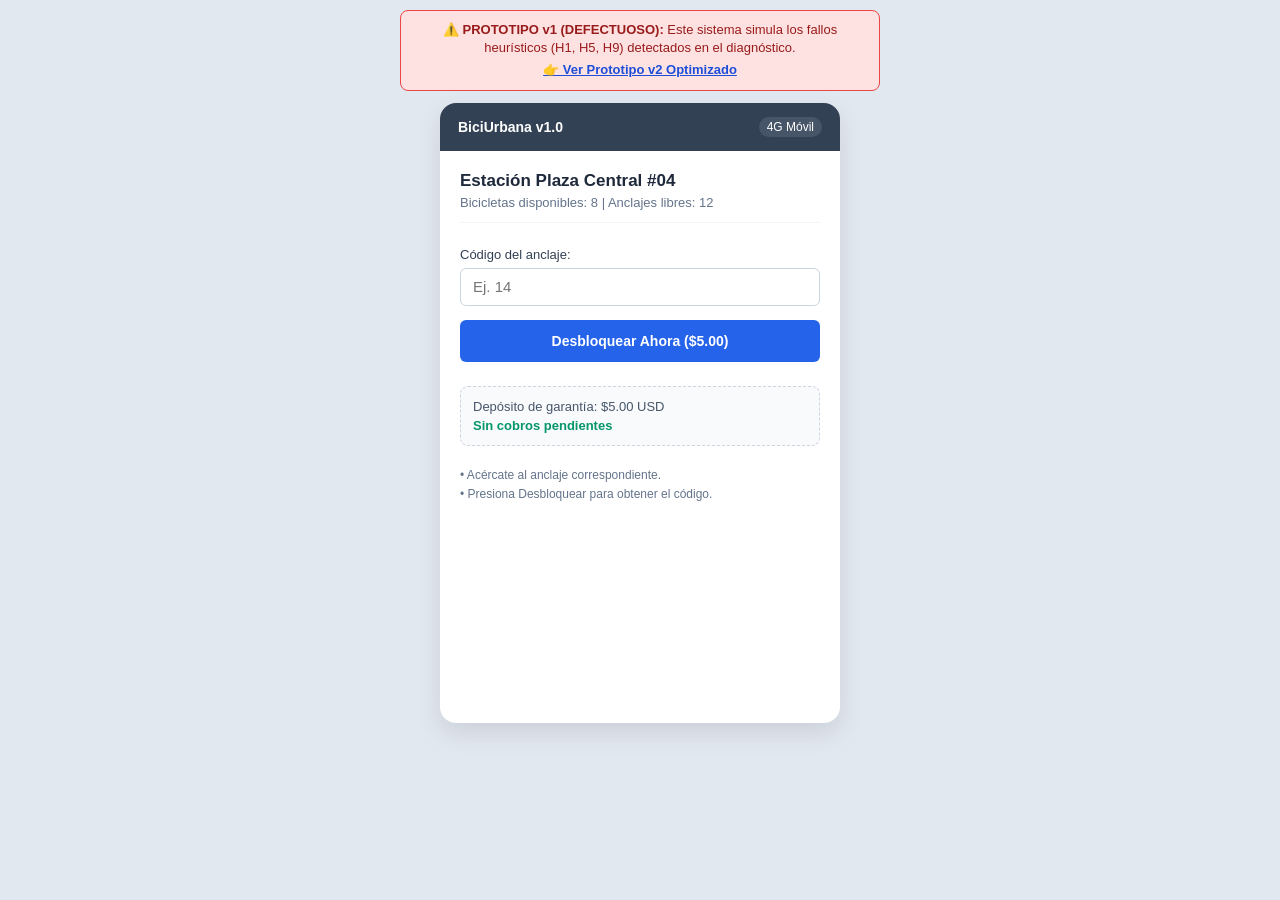
<file: prototipo/v1/index.html>
<!DOCTYPE html>
<html lang="es">
<head>
  <meta charset="UTF-8">
  <meta name="viewport" content="width=device-width, initial-scale=1.0">
  <title>BiciUrbana Express - v1 (Sistema Inicial con Fallo)</title>
  <link rel="stylesheet" href="styles.css">
</head>
<body>

  <!-- Alerta de advertencia del prototipo v1 -->
  <div class="warning-banner">
    ⚠️ <strong>PROTOTIPO v1 (DEFECTUOSO):</strong> Este sistema simula los fallos heurísticos (H1, H5, H9) detectados en el diagnóstico.
    <a href="../v2/index.html" class="switch-link">👉 Ver Prototipo v2 Optimizado</a>
  </div>

  <div class="mobile-container" id="appRoot">
    
    <!-- Encabezado superior problemático (difícil de alcanzar con una mano) -->
    <header class="header">
      <div class="brand">BiciUrbana v1.0</div>
      <div class="net-status">4G Móvil</div>
    </header>

    <main class="content">
      <div class="station-info">
        <h3>Estación Plaza Central #04</h3>
        <p>Bicicletas disponibles: 8 | Anclajes libres: 12</p>
      </div>

      <!-- Formulario inicial sin accesibilidad adecuada -->
      <form id="unlockForm" class="unlock-form" onsubmit="event.preventDefault();">
        <div class="form-group">
          <label for="dockNumber">Código del anclaje:</label>
          <input type="text" id="dockNumber" placeholder="Ej. 14">
        </div>

        <div class="buttons-top">
          <!-- Botón primario en la zona superior (lejos del pulgar) -->
          <button type="button" id="btnUnlock" class="btn-unlock">Desbloquear Ahora ($5.00)</button>
        </div>
      </form>

      <!-- Estado de cobro y saldo no transparente -->
      <div class="balance-card">
        <span>Depósito de garantía: $5.00 USD</span>
        <span id="txStatus" class="tx-status">Sin cobros pendientes</span>
      </div>

      <div class="instructions">
        <p>• Acércate al anclaje correspondiente.</p>
        <p>• Presiona Desbloquear para obtener el código.</p>
      </div>
    </main>

    <!-- Pantalla Blanca de Error Fatal (Simulación de H1 y H9) -->
    <div id="whiteScreenOverlay" class="white-screen-overlay" style="display: none;">
      <div id="whiteScreenContent" class="white-screen-content">
        <!-- Inicialmente congelado en blanco total -->
      </div>
    </div>

    <!-- Modal de error tardío con cobro duplicado y datos borrados -->
    <div id="errorModal" class="modal-backdrop" style="display: none;">
      <div class="modal-card">
        <div class="modal-header text-danger">❌ Error 504 Gateway Timeout</div>
        <div class="modal-body">
          <p>Se perdió la conexión con el servidor de la estación.</p>
          <div class="charge-alert">
            <strong>AVISO FINANCIERO:</strong> Se ha debitado <strong>$5.00 USD</strong> de tu tarjeta asociada (Transacción #TX-89211), pero el anclaje físico <u>no fue liberado</u>.
          </div>
          <p class="text-muted">El formulario ha sido restablecido. Por favor vuelve a comenzar.</p>
        </div>
        <div class="modal-footer">
          <button type="button" id="btnCloseError" class="btn-secondary">Aceptar y volver</button>
        </div>
      </div>
    </div>

  </div>

  <script src="app.js"></script>
</body>
</html>
</file>
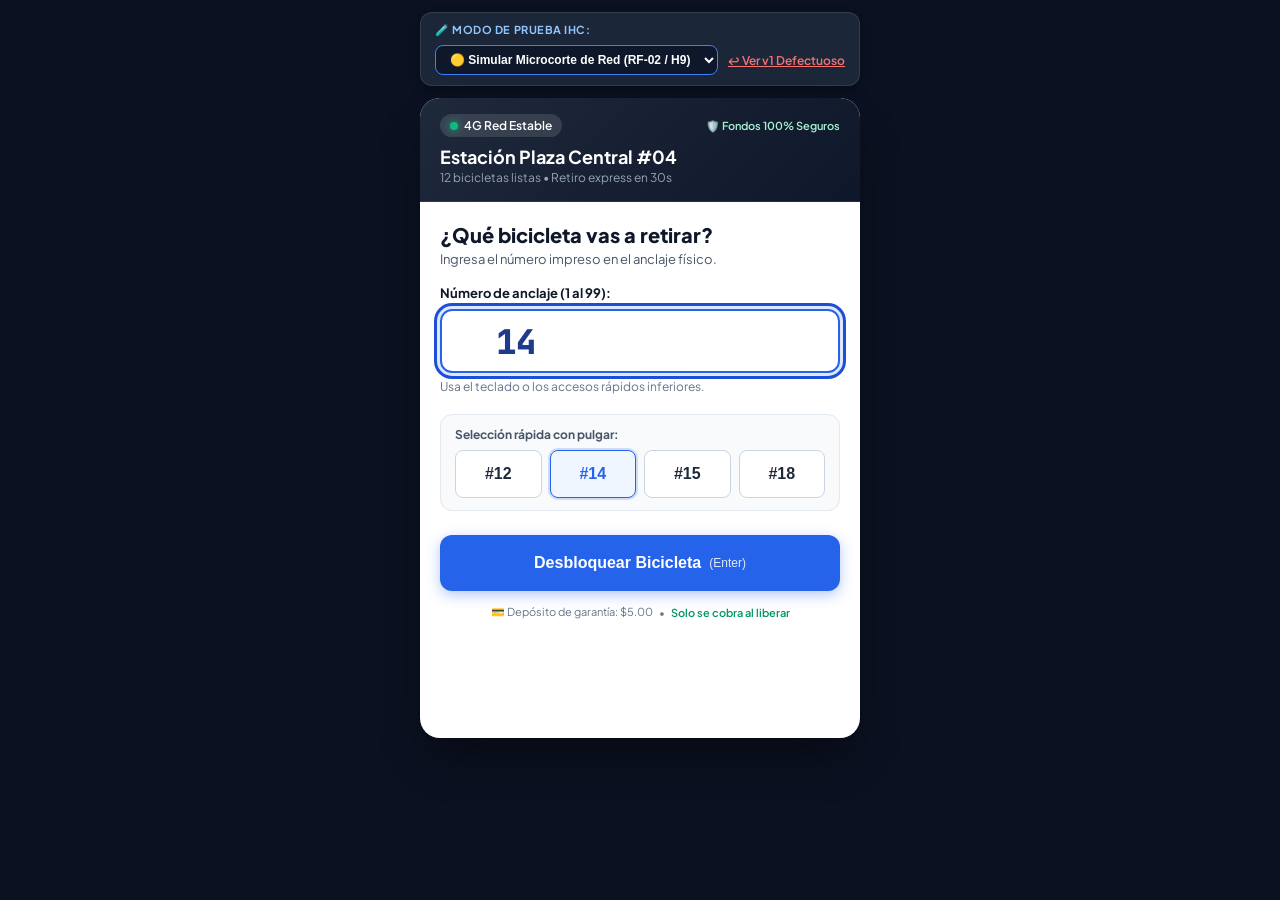
<file: prototipo/v2/index.html>
<!DOCTYPE html>
<html lang="es">
<head>
  <meta charset="UTF-8">
  <meta name="viewport" content="width=device-width, initial-scale=1.0">
  <title>BiciUrbana Express - v2 (Accesible & Resiliente)</title>
  <link rel="stylesheet" href="styles.css">
  <link rel="preconnect" href="https://fonts.googleapis.com">
  <link rel="preconnect" href="https://fonts.gstatic.com" crossorigin>
  <link href="https://fonts.googleapis.com/css2?family=Plus+Jakarta+Sans:wght@400;500;600;700;800&family=JetBrains+Mono:wght@700&display=swap" rel="stylesheet">
</head>
<body>

  <!-- Barra de control de simulación IHC (para el evaluador docente) -->
  <header class="eval-bar" role="toolbar" aria-label="Controles de evaluación IHC">
    <div class="eval-bar-inner">
      <span class="eval-badge">🧪 MODO DE PRUEBA IHC:</span>
      <div class="sim-toggle-group">
        <label for="networkSimulationSelect" class="sr-only">Seleccionar condición de red</label>
        <select id="networkSimulationSelect" class="sim-select" tabindex="0">
          <option value="normal">🟢 Conexión Normal (Éxito directo)</option>
          <option value="microcorte" selected>🟡 Simular Microcorte de Red (RF-02 / H9)</option>
        </select>
      </div>
      <a href="../v1/index.html" class="v1-comparison-link" tabindex="0" title="Ver sistema con fallo inicial">↩ Ver v1 Defectuoso</a>
    </div>
  </header>

  <!-- Contenedor móvil ergonómico (Mobile First - Thumb Zone) -->
  <div class="app-shell" id="appShell">

    <!-- Región Viva de Accesibilidad para Lectores de Pantalla (WCAG 4.1.3) -->
    <div id="statusLiveRegion" class="sr-only" role="status" aria-live="polite" aria-atomic="true"></div>

    <!-- Barra de Estado Superior de la Estación -->
    <div class="station-header">
      <div class="station-meta">
        <span class="network-indicator" id="networkPill">
          <span class="dot-led"></span>
          <span id="networkText">4G Red Estable</span>
        </span>
        <span class="security-badge" id="securityBadge">🛡️ Fondos 100% Seguros</span>
      </div>
      <div class="station-title-row">
        <div>
          <h1 class="station-name">Estación Plaza Central #04</h1>
          <p class="station-details">12 bicicletas listas • Retiro express en 30s</p>
        </div>
      </div>
    </div>

    <!-- ÁREA DE CONTENIDO DINÁMICO (VISTAS) -->
    <main class="main-flow" id="mainFlow">

      <!-- ========================================================
           VISTA 1: FORMULARIO DE DESBLOQUEO EXPRESS
           ======================================================== -->
      <section id="viewForm" class="flow-view active" aria-labelledby="formTitle">
        <div class="prompt-card">
          <h2 id="formTitle" class="prompt-title">¿Qué bicicleta vas a retirar?</h2>
          <p class="prompt-subtitle">Ingresa el número impreso en el anclaje físico.</p>
        </div>

        <form id="dockForm" class="dock-form" novalidate onsubmit="return false;">
          
          <!-- Campo Numérico Ergonómico -->
          <div class="input-container">
            <label for="dockInput" class="input-label">Número de anclaje (1 al 99):</label>
            <div class="input-wrapper">
              <span class="input-prefix">#</span>
              <input 
                type="text" 
                id="dockInput" 
                class="dock-input" 
                inputmode="numeric" 
                pattern="[0-9]*" 
                maxlength="2" 
                placeholder="14" 
                autocomplete="off" 
                tabindex="0"
                aria-describedby="dockHelpText dockErrorMsg"
                aria-required="true"
                autofocus
              >
            </div>
            <span id="dockHelpText" class="input-help">Usa el teclado o los accesos rápidos inferiores.</span>
            <span id="dockErrorMsg" class="input-error-msg" role="alert" style="display: none;"></span>
          </div>

          <!-- Selector rápido de anclajes con una sola mano (Thumb Zone Media) -->
          <div class="quick-docks" role="group" aria-label="Accesos rápidos a anclajes frecuentes">
            <span class="quick-label">Selección rápida con pulgar:</span>
            <div class="quick-buttons-grid">
              <button type="button" class="btn-chip" data-dock="12" tabindex="0">#12</button>
              <button type="button" class="btn-chip active-chip" data-dock="14" tabindex="0">#14</button>
              <button type="button" class="btn-chip" data-dock="15" tabindex="0">#15</button>
              <button type="button" class="btn-chip" data-dock="18" tabindex="0">#18</button>
            </div>
          </div>

          <!-- Zona de Acciones Ergonómicas (Thumb Zone Inferior) -->
          <div class="bottom-action-bar">
            <button type="submit" id="btnUnlock" class="btn btn-primary" tabindex="0">
              <span class="btn-text">Desbloquear Bicicleta</span>
              <span class="btn-shortcut">(Enter)</span>
            </button>
            <div class="guarantee-note">
              <span>💳 Depósito de garantía: $5.00</span>
              <span class="note-separator">•</span>
              <span class="text-success">Solo se cobra al liberar</span>
            </div>
          </div>

        </form>
      </section>


      <!-- ========================================================
           VISTA 2: PROCESAMIENTO ASÍNCRONO (RF-01 / H1)
           ======================================================== -->
      <section id="viewLoading" class="flow-view" aria-labelledby="loadingTitle" aria-hidden="true">
        <div class="status-card loading-card">
          <div class="spinner-wrapper">
            <div class="spinner" role="progressbar" aria-label="Conectando con la estación"></div>
          </div>
          <h2 id="loadingTitle" class="status-title">Conectando con la estación...</h2>
          <p class="status-desc">
            Verificando el pestillo electrónico del anclaje <strong id="loadingDockBadge" class="dock-badge">#14</strong>.
          </p>

          <div class="step-progress-list">
            <div class="progress-step done">
              <span class="step-icon">✓</span>
              <span>Clave transaccional generada (Idempotente)</span>
            </div>
            <div class="progress-step active-step">
              <span class="step-icon">◌</span>
              <span>Enlace con el controlador de anclaje</span>
            </div>
            <div class="progress-step pending">
              <span class="step-icon">○</span>
              <span>Generación de PIN temporal de liberación</span>
            </div>
          </div>

          <div class="bottom-action-bar">
            <button type="button" id="btnCancelLoading" class="btn btn-secondary" tabindex="0">
              <span>Cancelar Operación</span>
              <span class="btn-shortcut">(Esc)</span>
            </button>
          </div>
        </div>
      </section>


      <!-- ========================================================
           VISTA 3: ERROR RECUPERABLE ANTE MICROCORTES (RF-02, RF-03 / H9)
           ======================================================== -->
      <section id="viewError" class="flow-view" aria-labelledby="errorTitle" aria-hidden="true">
        <div class="status-card error-card">
          <div class="error-icon-bubble">
            <svg width="44" height="44" viewBox="0 0 24 24" fill="none" stroke="currentColor" stroke-width="2.2" stroke-linecap="round" stroke-linejoin="round">
              <path d="M10.29 3.86L1.82 18a2 2 0 0 0 1.71 3h16.94a2 2 0 0 0 1.71-3L13.71 3.86a2 2 0 0 0-3.42 0z"></path>
              <line x1="12" y1="9" x2="12" y2="13"></line>
              <line x1="12" y1="17" x2="12.01" y2="17"></line>
            </svg>
          </div>

          <h2 id="errorTitle" class="status-title text-warning">Microcorte de Conexión</h2>
          <p class="status-desc">
            La señal de red se interrumpió durante el enlace con el servidor de la estación.
          </p>

          <!-- Tarjeta de Confianza Reflexiva (Norman) -->
          <div class="safe-money-banner">
            <div class="safe-icon">🛡️</div>
            <div class="safe-text">
              <strong>TU DINERO ESTÁ 100% PROTEGIDO</strong>
              <p>No se ha realizado ningún cobro ni retención en tu tarjeta.</p>
            </div>
          </div>

          <!-- Preservación de Datos (RF-02) -->
          <div class="preserved-data-box">
            <span class="preserved-label">Bicicleta seleccionada conservada:</span>
            <div class="preserved-dock-pill">
              <span class="dock-pill-tag">ANCLAJE</span>
              <strong id="errorPreservedDock" class="dock-pill-number">#14</strong>
            </div>
            <span class="preserved-note">No necesitas volver a escribir el código.</span>
          </div>

          <!-- Acciones Ergonómicas en Thumb Zone con Foco Automático (RF-03, RF-05) -->
          <div class="bottom-action-bar">
            <button type="button" id="btnRetry" class="btn btn-retry" tabindex="0">
              <svg width="20" height="20" viewBox="0 0 24 24" fill="none" stroke="currentColor" stroke-width="2.5" stroke-linecap="round" stroke-linejoin="round">
                <polyline points="23 4 23 10 17 10"></polyline>
                <path d="M20.49 15a9 9 0 1 1-2.12-9.36L23 10"></path>
              </svg>
              <span class="btn-text">Reintentar Conexión</span>
              <span class="btn-shortcut">(Enter)</span>
            </button>

            <button type="button" id="btnCancelError" class="btn btn-secondary" tabindex="0">
              <span>Cancelar y volver al inicio</span>
              <span class="btn-shortcut">(Esc)</span>
            </button>
          </div>

        </div>
      </section>


      <!-- ========================================================
           VISTA 4: CONFIRMACIÓN Y ENTREGA DE PIN (RF-04 / MoT 1)
           ======================================================== -->
      <section id="viewSuccess" class="flow-view" aria-labelledby="successTitle" aria-hidden="true">
        <div class="status-card success-card">
          <div class="success-icon-bubble">
            <svg width="44" height="44" viewBox="0 0 24 24" fill="none" stroke="currentColor" stroke-width="2.5" stroke-linecap="round" stroke-linejoin="round">
              <path d="M22 11.08V12a10 10 0 1 1-5.93-9.14"></path>
              <polyline points="22 4 12 14.01 9 11.01"></polyline>
            </svg>
          </div>

          <h2 id="successTitle" class="status-title text-success">¡Anclaje #<span id="successDockNum">14</span> Desbloqueado!</h2>
          <p class="status-desc">El pestillo físico ha sido liberado. Usa este PIN temporal:</p>

          <!-- TARJETA DEL PIN DESTACADO (RF-04) -->
          <div class="pin-display-card">
            <span class="pin-card-label">TU PIN TEMPORAL DE SEGURIDAD</span>
            <div class="pin-value-wrapper">
              <span id="pinValue" class="pin-code" aria-label="PIN temporal de retiro: 8 4 9 2">8492</span>
            </div>
            
            <button type="button" id="btnCopyPin" class="btn-copy-pin" tabindex="0" aria-label="Copiar PIN 8492 al portapapeles">
              <svg width="18" height="18" viewBox="0 0 24 24" fill="none" stroke="currentColor" stroke-width="2" stroke-linecap="round" stroke-linejoin="round">
                <rect x="9" y="9" width="13" height="13" rx="2" ry="2"></rect>
                <path d="M5 15H4a2 2 0 0 1-2-2V4a2 2 0 0 1 2-2h9a2 2 0 0 1 2 2v1"></path>
              </svg>
              <span id="copyBtnText">Copiar PIN</span>
            </button>
          </div>

          <!-- Temporizador Regresivo de Seguridad (120 segundos) -->
          <div class="timer-card" role="timer" aria-live="off">
            <div class="timer-icon">⏱️</div>
            <div class="timer-details">
              <span class="timer-label">Tiempo para retirar la bicicleta:</span>
              <strong id="timerCounter" class="timer-countdown">120 segundos</strong>
            </div>
          </div>

          <div class="instructions-steps">
            <div class="instr-step">
              <span class="step-num">1</span>
              <span>Presiona el botón parpadeante en el anclaje físico.</span>
            </div>
            <div class="instr-step">
              <span class="step-num">2</span>
              <span>Digita el PIN <strong>8492</strong> o jala firmemente la bici.</span>
            </div>
          </div>

          <div class="bottom-action-bar">
            <button type="button" id="btnFinish" class="btn btn-primary" tabindex="0">
              <span>Finalizar y Comenzar Viaje</span>
              <span class="btn-shortcut">(Enter)</span>
            </button>
          </div>

        </div>
      </section>

    </main>

  </div>

  <script src="app.js"></script>
</body>
</html>
</file>
<file: prototipo/v1/styles.css>
/* Estilos de Prototipo v1 (Sistema Inicial con Deficiencias de IHC) */

* {
  box-sizing: border-box;
  margin: 0;
  padding: 0;
  font-family: -apple-system, BlinkMacSystemFont, "Segoe UI", Roboto, sans-serif;
}

body {
  background-color: #e2e8f0;
  display: flex;
  flex-direction: column;
  align-items: center;
  min-height: 100vh;
  padding: 10px;
}

/* Banner superior de advertencia */
.warning-banner {
  background-color: #fee2e2;
  border: 1px solid #ef4444;
  color: #991b1b;
  padding: 10px 16px;
  border-radius: 8px;
  max-width: 480px;
  width: 100%;
  margin-bottom: 12px;
  font-size: 13px;
  line-height: 1.4;
  text-align: center;
}

.switch-link {
  display: inline-block;
  margin-top: 4px;
  color: #1d4ed8;
  font-weight: bold;
  text-decoration: underline;
}

/* Contenedor móvil estrecho */
.mobile-container {
  width: 100%;
  max-width: 400px;
  background-color: #ffffff;
  border-radius: 16px;
  box-shadow: 0 10px 25px rgba(0, 0, 0, 0.1);
  overflow: hidden;
  position: relative;
  min-height: 620px;
  display: flex;
  flex-direction: column;
}

/* Encabezado */
.header {
  background-color: #334155;
  color: white;
  padding: 14px 18px;
  display: flex;
  justify-content: space-between;
  align-items: center;
  font-size: 14px;
}

.brand {
  font-weight: bold;
}

.net-status {
  font-size: 12px;
  background: #475569;
  padding: 3px 8px;
  border-radius: 12px;
}

/* Contenido */
.content {
  padding: 20px;
  flex: 1;
}

.station-info {
  margin-bottom: 24px;
  border-bottom: 1px solid #f1f5f9;
  padding-bottom: 12px;
}

.station-info h3 {
  font-size: 17px;
  color: #1e293b;
  margin-bottom: 4px;
}

.station-info p {
  font-size: 13px;
  color: #64748b;
}

/* Formulario con mala ergonomía (arriba, input pequeño) */
.unlock-form {
  margin-bottom: 24px;
}

.form-group {
  margin-bottom: 14px;
}

.form-group label {
  display: block;
  font-size: 13px;
  color: #334155;
  margin-bottom: 6px;
  font-weight: 500;
}

/* Input sin optimizar para uso con una mano */
.form-group input {
  width: 100%;
  height: 38px;
  padding: 8px 12px;
  font-size: 15px;
  border: 1px solid #cbd5e1;
  border-radius: 6px;
  outline: none;
}

.form-group input:focus {
  border-color: #94a3b8; /* Foco débil e imperceptible */
}

/* Botón en la parte superior (lejos del pulgar) */
.btn-unlock {
  width: 100%;
  height: 42px;
  background-color: #2563eb;
  color: white;
  border: none;
  border-radius: 6px;
  font-size: 14px;
  font-weight: 600;
  cursor: pointer;
  transition: background-color 0.2s;
}

.btn-unlock:hover {
  background-color: #1d4ed8;
}

/* Sin foco visual contrastante en teclado */
.btn-unlock:focus {
  outline: none;
}

/* Tarjeta de balance */
.balance-card {
  background-color: #f8fafc;
  border: 1px dashed #cbd5e1;
  border-radius: 8px;
  padding: 12px;
  font-size: 13px;
  color: #475569;
  display: flex;
  flex-direction: column;
  gap: 4px;
  margin-bottom: 20px;
}

.tx-status {
  font-weight: 600;
  color: #059669;
}

.instructions {
  font-size: 12px;
  color: #64748b;
  line-height: 1.6;
}

/* Pantalla Blanca de Error (White screen of death) */
.white-screen-overlay {
  position: absolute;
  top: 0;
  left: 0;
  right: 0;
  bottom: 0;
  background-color: #ffffff;
  z-index: 100;
  display: flex;
  flex-direction: column;
  align-items: center;
  justify-content: center;
  padding: 24px;
}

/* Modal de error */
.modal-backdrop {
  position: absolute;
  top: 0;
  left: 0;
  right: 0;
  bottom: 0;
  background-color: rgba(15, 23, 42, 0.6);
  z-index: 200;
  display: flex;
  align-items: center;
  justify-content: center;
  padding: 20px;
}

.modal-card {
  background-color: #ffffff;
  border-radius: 12px;
  padding: 20px;
  width: 100%;
  box-shadow: 0 20px 25px -5px rgba(0, 0, 0, 0.2);
}

.modal-header {
  font-size: 16px;
  font-weight: bold;
  margin-bottom: 12px;
}

.text-danger {
  color: #dc2626;
}

.modal-body {
  font-size: 13px;
  line-height: 1.5;
  color: #334155;
  margin-bottom: 18px;
}

.charge-alert {
  margin: 12px 0;
  background-color: #fef2f2;
  border-left: 4px solid #dc2626;
  padding: 10px;
  color: #991b1b;
}

.text-muted {
  color: #64748b;
  font-size: 12px;
}

.btn-secondary {
  width: 100%;
  height: 40px;
  background-color: #475569;
  color: white;
  border: none;
  border-radius: 6px;
  font-size: 14px;
  cursor: pointer;
}
</file>
<file: prototipo/v2/styles.css>
/* ==========================================================================
   SISTEMA BICIURBANA EXPRESS - PROTOTIPO v2 (ACCESIBLE & RESILIENTE)
   Diseño de Interacción Humano-Computador (IHC)
   Tokens CSS, Ergonomía de Una Mano (Thumb Zone) y Accesibilidad WCAG 2.1 AA
   ========================================================================== */

:root {
  /* Paleta Semántica de Alto Contraste */
  --color-primary: #2563eb;
  --color-primary-hover: #1d4ed8;
  --color-primary-light: #eff6ff;
  --color-success: #059669;
  --color-success-light: #ecfdf5;
  --color-warning: #d97706;
  --color-warning-light: #fffbeb;
  --color-danger: #dc2626;
  --color-danger-light: #fef2f2;
  
  /* Tonos Neutros Optimizados */
  --color-bg-app: #0f172a;
  --color-card-bg: #ffffff;
  --color-text-main: #0f172a;
  --color-text-muted: #475569;
  --color-text-subtle: #64748b;
  --color-border: #e2e8f0;
  --color-border-focus: #1d4ed8;

  /* Tipografía y Espaciados */
  --font-main: 'Plus Jakarta Sans', -apple-system, BlinkMacSystemFont, "Segoe UI", Roboto, sans-serif;
  --font-mono: 'JetBrains Mono', monospace;
  --radius-lg: 20px;
  --radius-md: 12px;
  --radius-sm: 8px;

  /* Accesibilidad: Foco Visible Mandatorio (RF-05) */
  --focus-outline: 3px solid #1d4ed8;
  --focus-offset: 3px;
}

/* Reseteo y Base */
*, *::before, *::after {
  box-sizing: border-box;
  margin: 0;
  padding: 0;
}

body {
  font-family: var(--font-main);
  background-color: #0b1120;
  color: var(--color-text-main);
  min-height: 100vh;
  display: flex;
  flex-direction: column;
  align-items: center;
  justify-content: flex-start;
  padding: 12px;
  -webkit-font-smoothing: antialiased;
}

/* ==========================================================================
   ACCESIBILIDAD Y FOCO VISIBLE (WCAG 2.4.7 / RF-05)
   ========================================================================== */
:focus {
  outline: none;
}

:focus-visible {
  outline: var(--focus-outline) !important;
  outline-offset: var(--focus-offset) !important;
  border-radius: var(--radius-sm);
  z-index: 10;
}

/* Clases utilitarias accesibles para lectores de pantalla */
.sr-only {
  position: absolute;
  width: 1px;
  height: 1px;
  padding: 0;
  margin: -1px;
  overflow: hidden;
  clip: rect(0, 0, 0, 0);
  white-space: nowrap;
  border: 0;
}

/* ==========================================================================
   BARRA SUPERIOR DE EVALUACIÓN IHC (Herramienta para el Docente)
   ========================================================================== */
.eval-bar {
  width: 100%;
  max-width: 440px;
  background: rgba(30, 41, 59, 0.95);
  backdrop-filter: blur(8px);
  border: 1px solid rgba(255, 255, 255, 0.1);
  border-radius: var(--radius-md);
  padding: 10px 14px;
  margin-bottom: 12px;
  color: #f8fafc;
  font-size: 13px;
  box-shadow: 0 4px 12px rgba(0, 0, 0, 0.25);
}

.eval-bar-inner {
  display: flex;
  align-items: center;
  justify-content: space-between;
  gap: 8px;
  flex-wrap: wrap;
}

.eval-badge {
  font-weight: 700;
  font-size: 11px;
  color: #93c5fd;
  letter-spacing: 0.05em;
}

.sim-select {
  background-color: #0f172a;
  color: #ffffff;
  border: 1px solid #3b82f6;
  border-radius: var(--radius-sm);
  padding: 6px 10px;
  font-size: 12px;
  font-weight: 600;
  cursor: pointer;
}

.v1-comparison-link {
  color: #f87171;
  text-decoration: underline;
  font-size: 12px;
  font-weight: 600;
}

.v1-comparison-link:hover {
  color: #fca5a5;
}

/* ==========================================================================
   SHELL MÓVIL (MOBILE FIRST - ANCHO 360px a 440px)
   ========================================================================== */
.app-shell {
  width: 100%;
  max-width: 440px;
  background-color: var(--color-card-bg);
  border-radius: var(--radius-lg);
  box-shadow: 0 25px 50px -12px rgba(0, 0, 0, 0.45);
  overflow: hidden;
  display: flex;
  flex-direction: column;
  min-height: 640px;
  position: relative;
}

/* Encabezado de Estación */
.station-header {
  background: linear-gradient(135deg, #1e293b 0%, #0f172a 100%);
  color: #ffffff;
  padding: 16px 20px;
  border-bottom: 1px solid rgba(255, 255, 255, 0.08);
}

.station-meta {
  display: flex;
  justify-content: space-between;
  align-items: center;
  margin-bottom: 8px;
}

.network-indicator {
  display: inline-flex;
  align-items: center;
  gap: 6px;
  background-color: rgba(255, 255, 255, 0.12);
  padding: 4px 10px;
  border-radius: 9999px;
  font-size: 12px;
  font-weight: 600;
}

.dot-led {
  width: 8px;
  height: 8px;
  border-radius: 50%;
  background-color: #10b981;
  box-shadow: 0 0 8px #10b981;
  transition: background-color 0.3s;
}

.dot-led.offline {
  background-color: #f59e0b;
  box-shadow: 0 0 8px #f59e0b;
}

.security-badge {
  font-size: 11px;
  color: #a7f3d0;
  font-weight: 600;
}

.station-name {
  font-size: 18px;
  font-weight: 700;
  color: #ffffff;
  margin-bottom: 2px;
}

.station-details {
  font-size: 12px;
  color: #94a3b8;
}

/* Contenido Principal con Vistas Dinámicas */
.main-flow {
  flex: 1;
  padding: 20px;
  display: flex;
  flex-direction: column;
}

.flow-view {
  display: none;
  flex-direction: column;
  flex: 1;
  animation: fadeIn 0.25s ease-out;
}

.flow-view.active {
  display: flex;
}

@keyframes fadeIn {
  from { opacity: 0; transform: translateY(6px); }
  to { opacity: 1; transform: translateY(0); }
}

/* ==========================================================================
   VISTA 1: FORMULARIO ERGONÓMICO
   ========================================================================== */
.prompt-card {
  margin-bottom: 18px;
}

.prompt-title {
  font-size: 20px;
  font-weight: 800;
  color: var(--color-text-main);
  line-height: 1.25;
  margin-bottom: 4px;
}

.prompt-subtitle {
  font-size: 13px;
  color: var(--color-text-muted);
}

.input-container {
  margin-bottom: 20px;
}

.input-label {
  display: block;
  font-size: 13px;
  font-weight: 700;
  color: var(--color-text-main);
  margin-bottom: 8px;
}

.input-wrapper {
  position: relative;
  display: flex;
  align-items: center;
}

.input-prefix {
  position: absolute;
  left: 18px;
  font-size: 32px;
  font-weight: 700;
  color: #94a3b8;
  pointer-events: none;
}

.dock-input {
  width: 100%;
  height: 64px;
  padding-left: 54px;
  padding-right: 18px;
  font-size: 34px;
  font-weight: 800;
  font-family: var(--font-mono);
  color: #1e3a8a;
  background-color: #f8fafc;
  border: 2px solid var(--color-border);
  border-radius: var(--radius-md);
  transition: border-color 0.2s, box-shadow 0.2s;
}

.dock-input:focus {
  border-color: var(--color-primary);
  background-color: #ffffff;
  box-shadow: 0 0 0 4px rgba(37, 99, 235, 0.15);
}

.input-help {
  display: block;
  font-size: 12px;
  color: var(--color-text-subtle);
  margin-top: 6px;
}

.input-error-msg {
  display: block;
  font-size: 12px;
  color: var(--color-danger);
  font-weight: 600;
  margin-top: 4px;
}

/* Selección rápida táctil en zona media */
.quick-docks {
  background-color: #f8fafc;
  border: 1px solid var(--color-border);
  border-radius: var(--radius-md);
  padding: 12px 14px;
  margin-bottom: auto;
}

.quick-label {
  display: block;
  font-size: 12px;
  font-weight: 700;
  color: var(--color-text-muted);
  margin-bottom: 8px;
}

.quick-buttons-grid {
  display: grid;
  grid-template-columns: repeat(4, 1fr);
  gap: 8px;
}

.btn-chip {
  height: 48px;
  background-color: #ffffff;
  border: 1px solid #cbd5e1;
  border-radius: var(--radius-sm);
  font-size: 16px;
  font-weight: 700;
  color: #1e293b;
  cursor: pointer;
  transition: all 0.15s ease;
}

.btn-chip:hover {
  background-color: #eff6ff;
  border-color: var(--color-primary);
}

.btn-chip.active-chip {
  background-color: #eff6ff;
  border-color: var(--color-primary);
  color: var(--color-primary);
  box-shadow: 0 0 0 2px rgba(37, 99, 235, 0.2);
}

/* ==========================================================================
   ZONA INFERIOR DEL PULGAR (THUMB ZONE) Y BOTONES
   ========================================================================== */
.bottom-action-bar {
  margin-top: 24px;
  display: flex;
  flex-direction: column;
  gap: 10px;
}

.btn {
  width: 100%;
  height: 56px;
  border-radius: var(--radius-md);
  font-size: 16px;
  font-weight: 700;
  display: inline-flex;
  align-items: center;
  justify-content: center;
  gap: 8px;
  cursor: pointer;
  border: none;
  transition: all 0.2s;
  user-select: none;
}

.btn-primary {
  background-color: var(--color-primary);
  color: #ffffff;
  box-shadow: 0 4px 14px rgba(37, 99, 235, 0.35);
}

.btn-primary:hover:not(:disabled) {
  background-color: var(--color-primary-hover);
  transform: translateY(-1px);
}

.btn-primary:disabled {
  background-color: #94a3b8;
  cursor: not-allowed;
  box-shadow: none;
}

.btn-retry {
  background-color: var(--color-warning);
  color: #ffffff;
  box-shadow: 0 4px 14px rgba(217, 119, 6, 0.35);
}

.btn-retry:hover {
  background-color: #b45309;
}

.btn-secondary {
  height: 48px;
  background-color: transparent;
  color: var(--color-text-muted);
  border: 1px solid #cbd5e1;
}

.btn-secondary:hover {
  background-color: #f1f5f9;
  color: var(--color-text-main);
}

.btn-shortcut {
  font-size: 12px;
  opacity: 0.85;
  font-weight: 400;
}

.guarantee-note {
  display: flex;
  align-items: center;
  justify-content: center;
  gap: 6px;
  font-size: 11px;
  color: var(--color-text-subtle);
  margin-top: 4px;
}

.text-success {
  color: var(--color-success);
  font-weight: 600;
}

/* ==========================================================================
   VISTA 2: ESTADO DE CARGA ASÍNCRONO (RF-01)
   ========================================================================== */
.status-card {
  display: flex;
  flex-direction: column;
  align-items: center;
  text-align: center;
  padding: 10px 0;
  flex: 1;
}

.spinner-wrapper {
  margin: 16px 0 20px 0;
}

.spinner {
  width: 56px;
  height: 56px;
  border: 5px solid #dbeafe;
  border-top-color: var(--color-primary);
  border-radius: 50%;
  animation: spin 0.8s linear infinite;
}

@keyframes spin {
  to { transform: rotate(360deg); }
}

.status-title {
  font-size: 20px;
  font-weight: 800;
  margin-bottom: 8px;
  color: var(--color-text-main);
}

.status-desc {
  font-size: 14px;
  color: var(--color-text-muted);
  margin-bottom: 24px;
  line-height: 1.5;
}

.dock-badge {
  color: var(--color-primary);
  font-size: 16px;
}

.step-progress-list {
  width: 100%;
  background-color: #f8fafc;
  border: 1px solid var(--color-border);
  border-radius: var(--radius-md);
  padding: 14px 16px;
  display: flex;
  flex-direction: column;
  gap: 10px;
  margin-bottom: auto;
  text-align: left;
  font-size: 13px;
}

.progress-step {
  display: flex;
  align-items: center;
  gap: 10px;
  color: var(--color-text-muted);
}

.progress-step.done {
  color: var(--color-success);
  font-weight: 600;
}

.progress-step.active-step {
  color: var(--color-primary);
  font-weight: 700;
}

.step-icon {
  font-weight: bold;
}

/* ==========================================================================
   VISTA 3: ERROR RECUPERABLE (RF-02, RF-03 / H9)
   ========================================================================== */
.error-icon-bubble {
  width: 68px;
  height: 68px;
  background-color: var(--color-warning-light);
  color: var(--color-warning);
  border-radius: 50%;
  display: flex;
  align-items: center;
  justify-content: center;
  margin-bottom: 14px;
}

.text-warning {
  color: #b45309;
}

.safe-money-banner {
  width: 100%;
  background-color: #ecfdf5;
  border: 1px solid #6ee7b7;
  border-radius: var(--radius-md);
  padding: 12px 14px;
  display: flex;
  align-items: center;
  gap: 12px;
  text-align: left;
  margin-bottom: 16px;
}

.safe-icon {
  font-size: 26px;
}

.safe-text strong {
  display: block;
  font-size: 13px;
  color: #065f46;
  font-weight: 800;
}

.safe-text p {
  font-size: 12px;
  color: #047857;
  margin-top: 2px;
}

.preserved-data-box {
  width: 100%;
  background-color: #f8fafc;
  border: 1px dashed #cbd5e1;
  border-radius: var(--radius-md);
  padding: 14px;
  margin-bottom: auto;
}

.preserved-label {
  display: block;
  font-size: 12px;
  font-weight: 600;
  color: var(--color-text-muted);
  margin-bottom: 8px;
}

.preserved-dock-pill {
  display: inline-flex;
  align-items: center;
  gap: 8px;
  background-color: #ffffff;
  border: 1px solid #94a3b8;
  padding: 6px 14px;
  border-radius: 9999px;
}

.dock-pill-tag {
  font-size: 11px;
  font-weight: 700;
  color: #64748b;
  letter-spacing: 0.05em;
}

.dock-pill-number {
  font-size: 20px;
  font-weight: 800;
  font-family: var(--font-mono);
  color: var(--color-primary);
}

.preserved-note {
  display: block;
  font-size: 11px;
  color: #059669;
  font-weight: 600;
  margin-top: 6px;
}

/* ==========================================================================
   VISTA 4: CONFIRMACIÓN Y ENTREGA DE PIN (RF-04 / MoT 1)
   ========================================================================== */
.success-icon-bubble {
  width: 68px;
  height: 68px;
  background-color: var(--color-success-light);
  color: var(--color-success);
  border-radius: 50%;
  display: flex;
  align-items: center;
  justify-content: center;
  margin-bottom: 12px;
}

.pin-display-card {
  width: 100%;
  background: linear-gradient(135deg, #eff6ff 0%, #dbeafe 100%);
  border: 2px solid #93c5fd;
  border-radius: var(--radius-md);
  padding: 16px;
  margin-bottom: 16px;
  box-shadow: 0 8px 16px -4px rgba(37, 99, 235, 0.15);
}

.pin-card-label {
  display: block;
  font-size: 11px;
  font-weight: 800;
  color: #1e40af;
  letter-spacing: 0.08em;
  margin-bottom: 8px;
}

.pin-value-wrapper {
  margin-bottom: 12px;
}

.pin-code {
  font-family: var(--font-mono);
  font-size: 42px;
  font-weight: 800;
  letter-spacing: 0.28em;
  color: #0f172a;
  text-shadow: 0 2px 4px rgba(0, 0, 0, 0.08);
}

.btn-copy-pin {
  background-color: #ffffff;
  color: #1d4ed8;
  border: 1px solid #93c5fd;
  border-radius: var(--radius-sm);
  padding: 8px 16px;
  font-size: 13px;
  font-weight: 700;
  display: inline-flex;
  align-items: center;
  gap: 6px;
  cursor: pointer;
  transition: all 0.15s;
}

.btn-copy-pin:hover {
  background-color: #f8fafc;
  border-color: #2563eb;
}

.btn-copy-pin.copied {
  background-color: #10b981;
  color: #ffffff;
  border-color: #10b981;
}

.timer-card {
  width: 100%;
  background-color: #fef3c7;
  border: 1px solid #fde68a;
  border-radius: var(--radius-md);
  padding: 10px 14px;
  display: flex;
  align-items: center;
  gap: 12px;
  margin-bottom: 16px;
}

.timer-icon {
  font-size: 22px;
}

.timer-details {
  text-align: left;
}

.timer-label {
  display: block;
  font-size: 11px;
  font-weight: 600;
  color: #92400e;
}

.timer-countdown {
  font-size: 14px;
  font-weight: 800;
  color: #78350f;
}

.instructions-steps {
  width: 100%;
  text-align: left;
  display: flex;
  flex-direction: column;
  gap: 8px;
  margin-bottom: auto;
  font-size: 12px;
  color: var(--color-text-muted);
}

.instr-step {
  display: flex;
  align-items: center;
  gap: 10px;
}

.step-num {
  width: 22px;
  height: 22px;
  border-radius: 50%;
  background-color: #e2e8f0;
  color: #334155;
  font-weight: 800;
  display: flex;
  align-items: center;
  justify-content: center;
  font-size: 11px;
}
</file>
